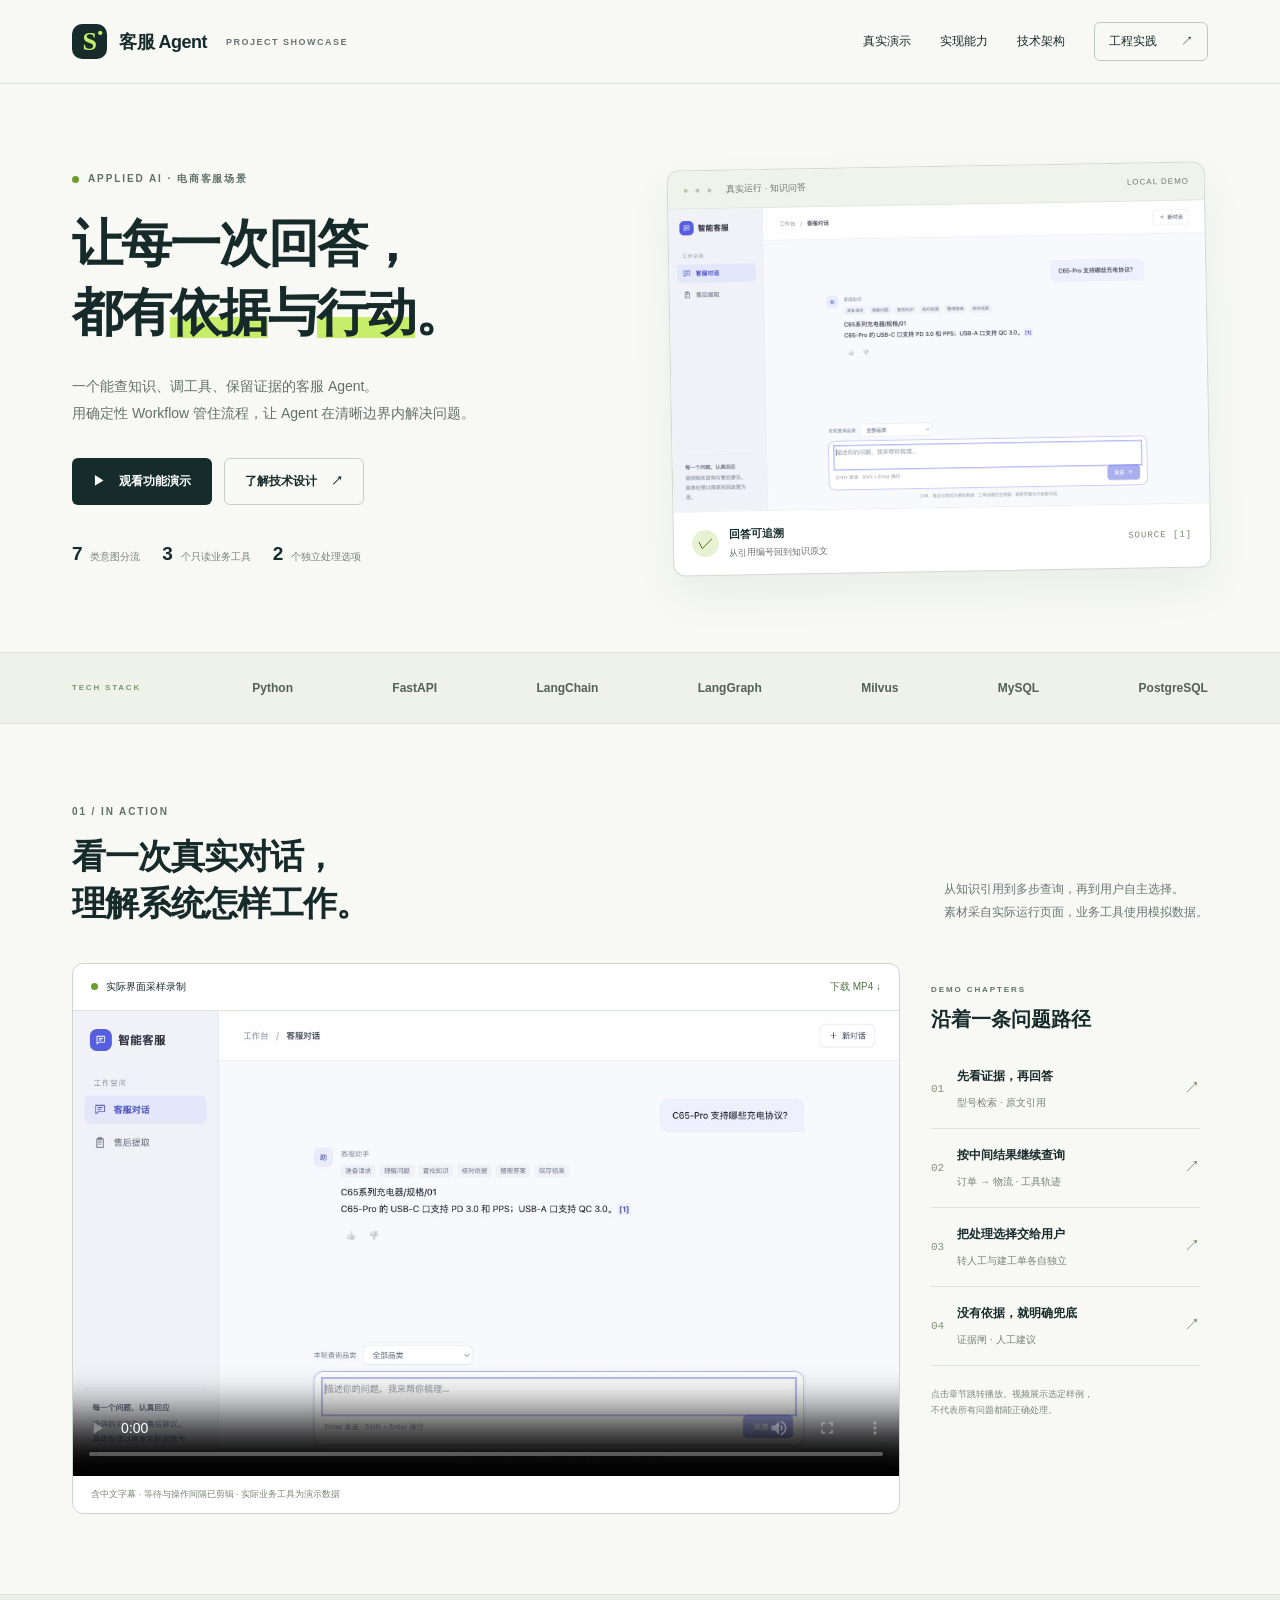
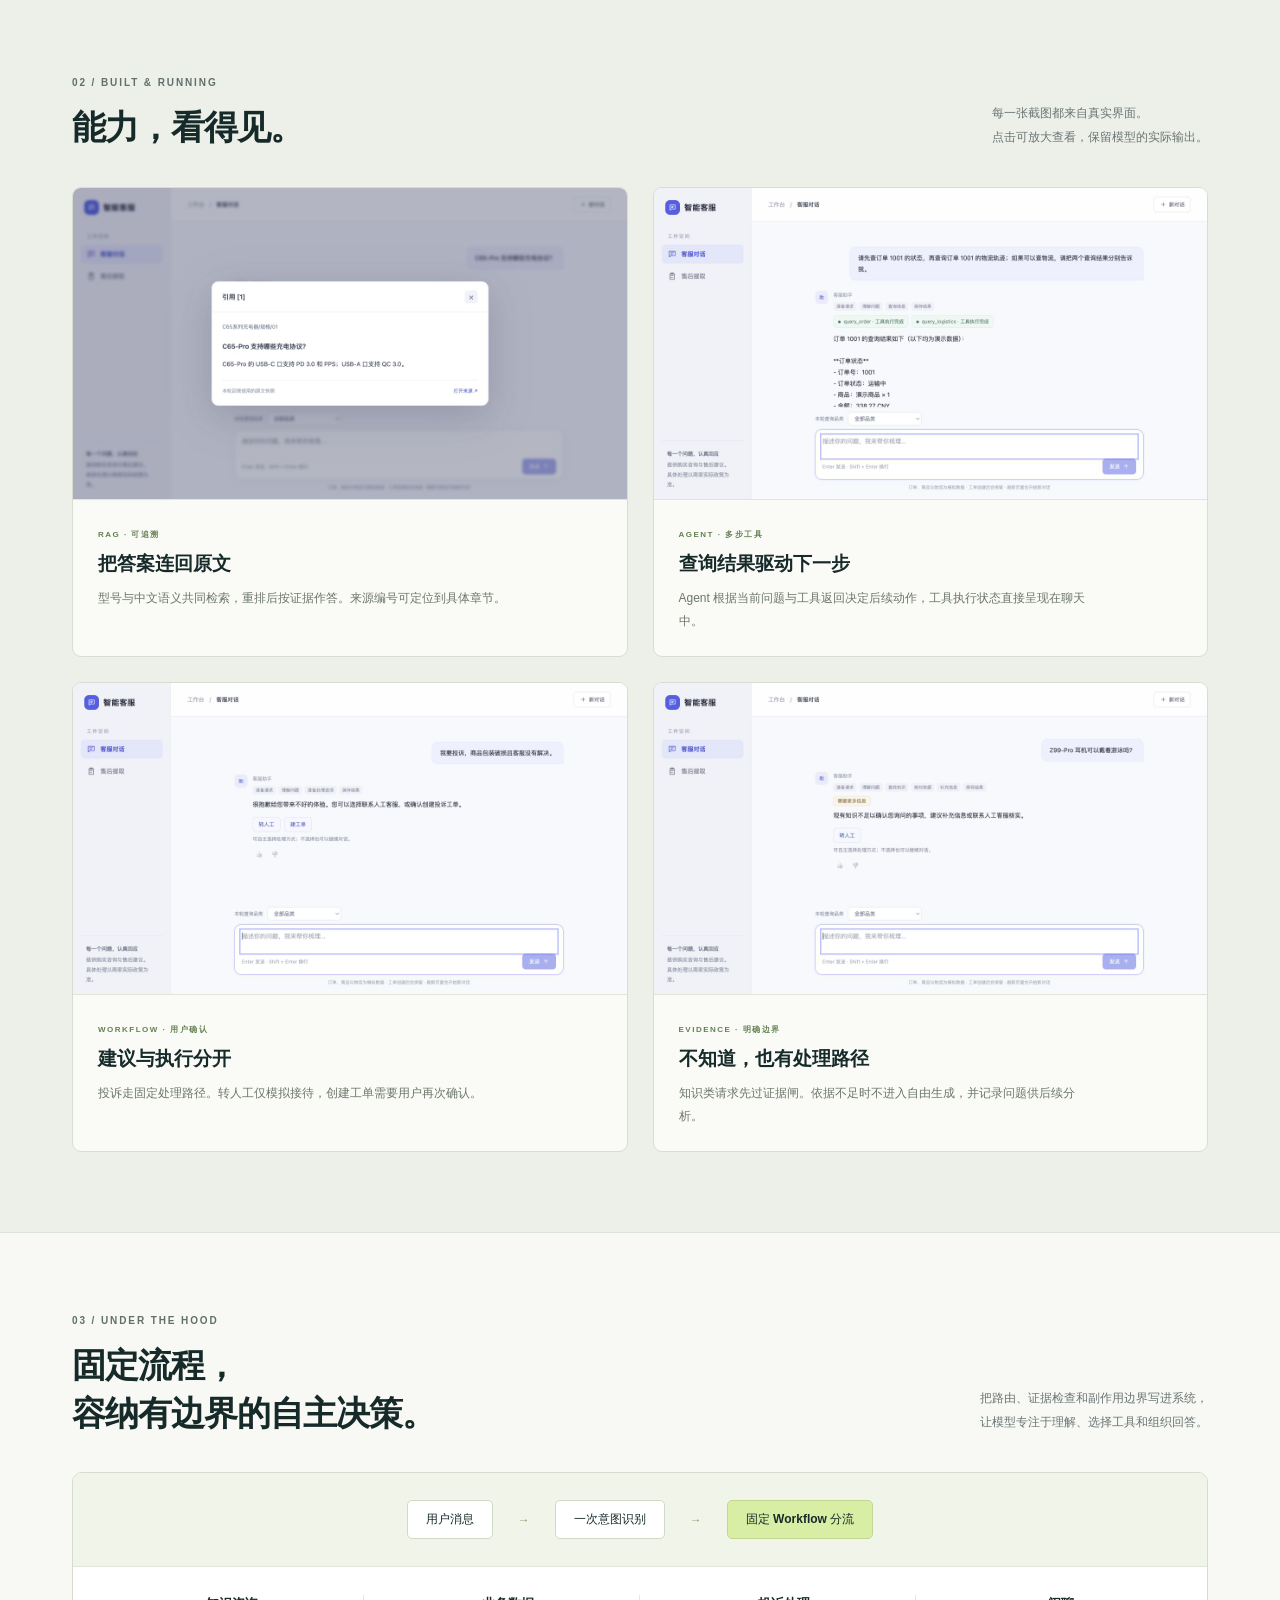
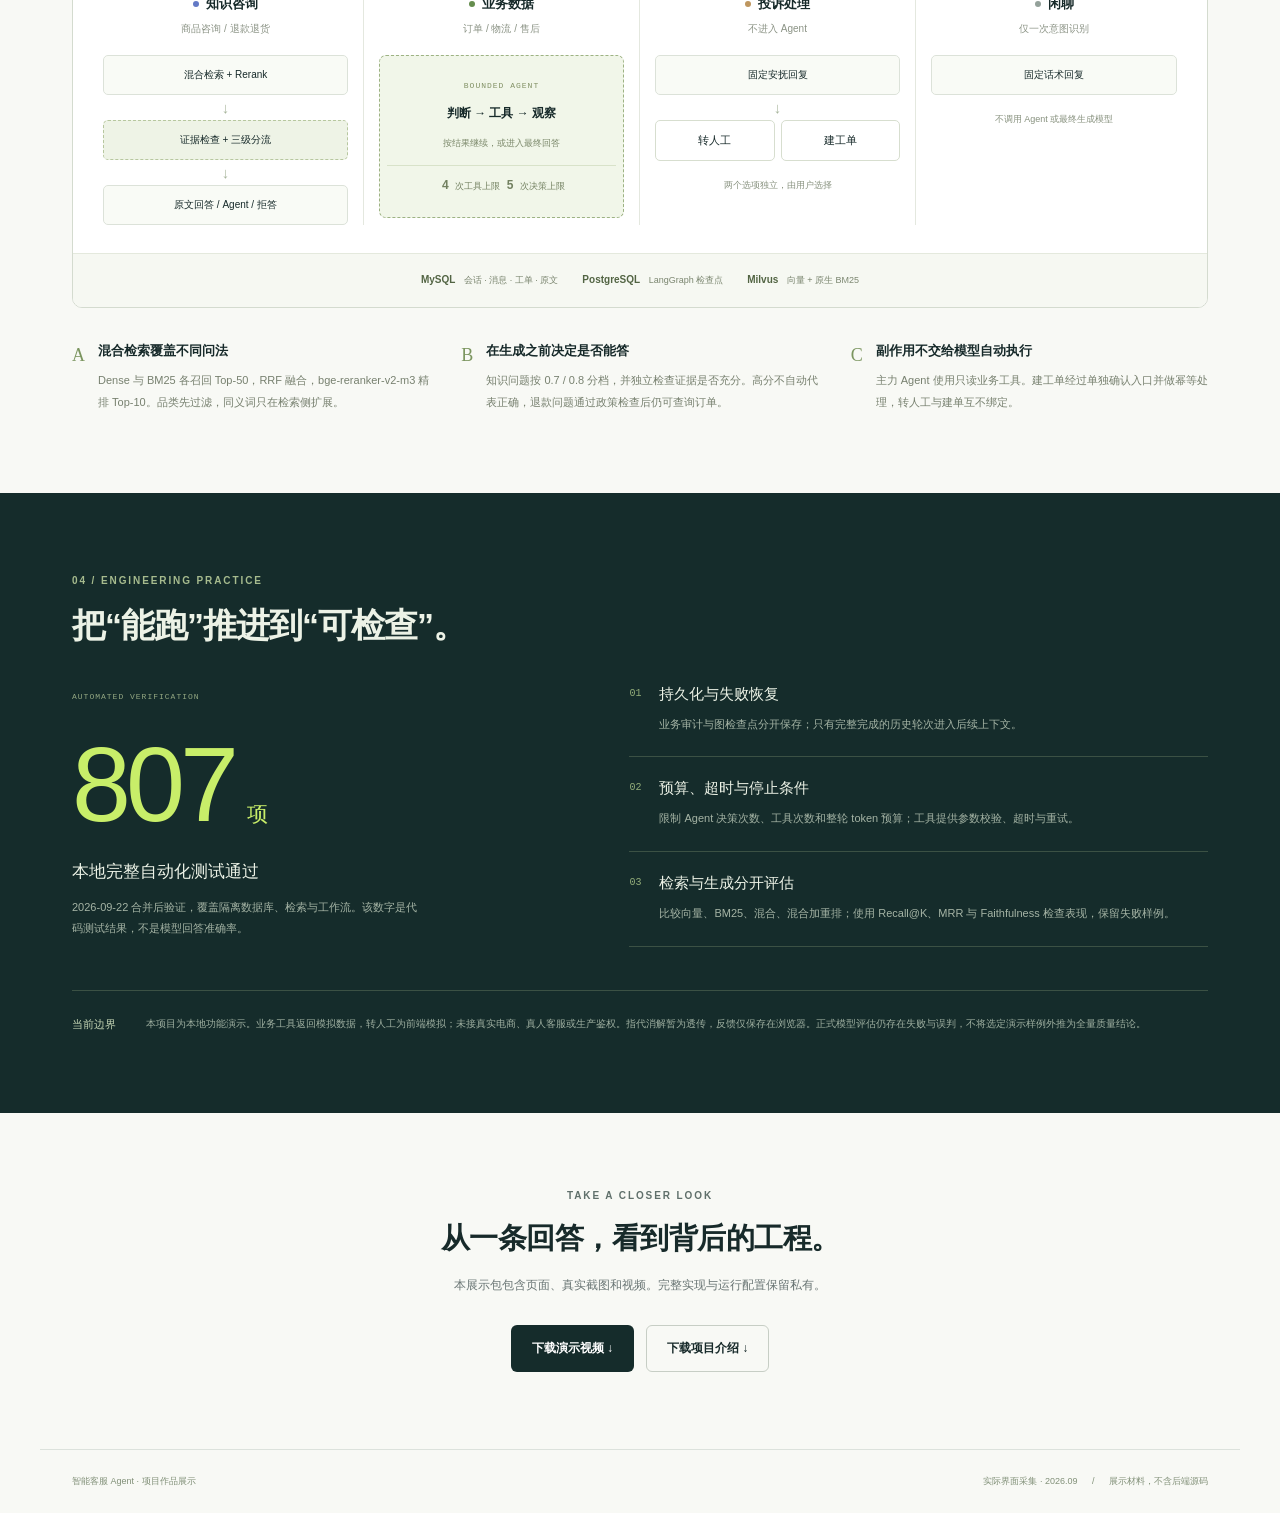
<file: showcase/index.html>
<!doctype html>
<html lang="zh-CN">
<head>
<meta charset="utf-8">
<meta name="viewport" content="width=device-width, initial-scale=1">
<meta name="description" content="智能电商客服 Agent 项目展示：固定 Workflow、可控 Agent、混合检索与可追溯回答。包含真实运行截图和演示视频。">
<meta name="color-scheme" content="light">
<title>智能客服 Agent · 项目展示</title>
<link rel="icon" href="assets/favicon.svg" type="image/svg+xml">
<link rel="stylesheet" href="assets/style.css">
<script src="assets/showcase.js" defer></script>
</head>
<body>
<a class="skip" href="#main">跳到主要内容</a>
<header class="nav"><a class="brand" href="#"><span class="brand-mark" aria-hidden="true">S<span>·</span></span>客服 Agent<span class="brand-sub">PROJECT SHOWCASE</span></a><nav aria-label="主导航"><a href="#demo">真实演示</a><a href="#capabilities">实现能力</a><a href="#architecture">技术架构</a><a class="nav-cta" href="#engineering">工程实践 <span aria-hidden="true">↗</span></a></nav></header>
<main id="main">
<section class="hero wrap">
  <div class="hero-copy"><p class="eyebrow"><span class="dot"></span> APPLIED AI · 电商客服场景</p><h1>让每一次回答，<br>都有<span class="highlight">依据</span>与<span class="highlight">行动</span>。</h1><p class="hero-desc">一个能查知识、调工具、保留证据的客服 Agent。<br class="desktop">用确定性 Workflow 管住流程，让 Agent 在清晰边界内解决问题。</p><div class="hero-actions"><a class="button primary" href="#demo"><span aria-hidden="true">▶</span> 观看功能演示</a><a class="button secondary" href="#architecture">了解技术设计 <span aria-hidden="true">↗</span></a></div><div class="hero-facts"><span><b>7</b> 类意图分流</span><span><b>3</b> 个只读业务工具</span><span><b>2</b> 个独立处理选项</span></div></div>
  <div class="hero-visual"><div class="window-head"><span class="window-dots" aria-hidden="true">● ● ●</span><span>真实运行 · 知识问答</span><span class="live-label">LOCAL DEMO</span></div><button class="image-button hero-image" data-image="assets/screenshots/02-knowledge.png" data-caption="真实运行：C65-Pro 型号问答，答案附带可点击引用。" aria-label="放大知识问答真实截图"><img src="assets/screenshots/02-knowledge.png" width="1280" height="720" alt="真实客服页面回答 C65-Pro 充电协议，并显示知识引用编号"></button><div class="visual-note"><span class="check" aria-hidden="true">✓</span><div><strong>回答可追溯</strong><span>从引用编号回到知识原文</span></div><span class="mono">SOURCE [1]</span></div></div>
</section>
<div class="stack-strip"><div class="wrap"><span class="stack-label">TECH STACK</span><span>Python</span><span>FastAPI</span><span>LangChain</span><span>LangGraph</span><span>Milvus</span><span>MySQL</span><span>PostgreSQL</span></div></div>
<section class="section wrap" id="demo">
  <div class="section-title"><div><p class="eyebrow">01 / IN ACTION</p><h2>看一次真实对话，<br>理解系统怎样工作。</h2></div><p class="section-intro">从知识引用到多步查询，再到用户自主选择。<br>素材采自实际运行页面，业务工具使用模拟数据。</p></div>
  <div class="demo-grid"><div class="video-shell"><div class="video-top"><span><i class="dot"></i> 实际界面采样录制</span><a href="assets/video/agent-demo.mp4" download>下载 MP4 ↓</a></div><video id="demo-video" controls playsinline preload="metadata" poster="assets/screenshots/02-knowledge.png" aria-label="智能客服 Agent 实际功能演示"><source src="assets/video/agent-demo.mp4" type="video/mp4"><track kind="subtitles" src="assets/video/agent-demo.vtt" srclang="zh" label="中文讲解">你的浏览器不支持视频播放，可下载 MP4 查看。</video><p class="video-note">含中文字幕 · 等待与操作间隔已剪辑 · 实际业务工具为演示数据</p></div><aside class="chapters"><p class="eyebrow">DEMO CHAPTERS</p><h3>沿着一条问题路径</h3><button class="chapter" data-seek="8.000"><span>01</span><div><strong>先看证据，再回答</strong><small>型号检索 · 原文引用</small></div><span aria-hidden="true">↗</span></button><button class="chapter" data-seek="31.000"><span>02</span><div><strong>按中间结果继续查询</strong><small>订单 → 物流 · 工具轨迹</small></div><span aria-hidden="true">↗</span></button><button class="chapter" data-seek="54.000"><span>03</span><div><strong>把处理选择交给用户</strong><small>转人工与建工单各自独立</small></div><span aria-hidden="true">↗</span></button><button class="chapter" data-seek="78.000"><span>04</span><div><strong>没有依据，就明确兜底</strong><small>证据闸 · 人工建议</small></div><span aria-hidden="true">↗</span></button><p class="chapter-note">点击章节跳转播放。视频展示选定样例，<br>不代表所有问题都能正确处理。</p><p id="video-status" class="sr-only" aria-live="polite"></p></aside></div>
</section>
<section class="section gallery-section" id="capabilities"><div class="wrap"><div class="section-title"><div><p class="eyebrow">02 / BUILT & RUNNING</p><h2>能力，看得见。</h2></div><p class="section-intro">每一张截图都来自真实界面。<br>点击可放大查看，保留模型的实际输出。</p></div>
  <div class="gallery">
    <article class="feature-card"><button class="image-button" data-image="assets/screenshots/03-citation.png" data-caption="知识来源：点击编号查看原文、章节路径及来源链接。" aria-label="放大知识引用截图"><img src="assets/screenshots/03-citation.png" loading="lazy" width="1280" height="720" alt="引用原文弹窗，展示 C65 系列充电器章节路径与协议说明"></button><div class="card-body"><span class="tag">RAG · 可追溯</span><h3>把答案连回原文</h3><p>型号与中文语义共同检索，重排后按证据作答。来源编号可定位到具体章节。</p></div></article>
    <article class="feature-card"><button class="image-button" data-image="assets/screenshots/04-multi-step.png" data-caption="多步查询：同一轮实际调用 query_order 与 query_logistics；订单和物流返回模拟数据。" aria-label="放大多步工具调用截图"><img src="assets/screenshots/04-multi-step.png" loading="lazy" width="1280" height="720" alt="订单查询回复及 query_order、query_logistics 两个工具徽章"></button><div class="card-body"><span class="tag">AGENT · 多步工具</span><h3>查询结果驱动下一步</h3><p>Agent 根据当前问题与工具返回决定后续动作，工具执行状态直接呈现在聊天中。</p></div></article>
    <article class="feature-card"><button class="image-button" data-image="assets/screenshots/05-complaint.png" data-caption="投诉处理：转人工、建工单两个选项独立呈现，不会自动执行。" aria-label="放大投诉处理截图"><img src="assets/screenshots/05-complaint.png" loading="lazy" width="1280" height="720" alt="投诉安抚回答和转人工、建工单两个独立按钮"></button><div class="card-body"><span class="tag">WORKFLOW · 用户确认</span><h3>建议与执行分开</h3><p>投诉走固定处理路径。转人工仅模拟接待，创建工单需要用户再次确认。</p></div></article>
    <article class="feature-card"><button class="image-button" data-image="assets/screenshots/08-refusal.png" data-caption="证据不足：对无知识依据的问题明确兜底，并提供可选的人工处理入口。" aria-label="放大证据不足截图"><img src="assets/screenshots/08-refusal.png" loading="lazy" width="1280" height="720" alt="对 Z99-Pro 耳机游泳问题的证据不足回复"></button><div class="card-body"><span class="tag">EVIDENCE · 明确边界</span><h3>不知道，也有处理路径</h3><p>知识类请求先过证据闸。依据不足时不进入自由生成，并记录问题供后续分析。</p></div></article>
  </div>
</div></section>
<section class="section wrap" id="architecture"><div class="section-title"><div><p class="eyebrow">03 / UNDER THE HOOD</p><h2>固定流程，<br>容纳有边界的自主决策。</h2></div><p class="section-intro">把路由、证据检查和副作用边界写进系统，<br>让模型专注于理解、选择工具和组织回答。</p></div>
<div class="architecture-panel"><div class="flow-start"><span>用户消息</span><i aria-hidden="true">→</i><span>一次意图识别</span><i aria-hidden="true">→</i><strong>固定 Workflow 分流</strong></div><div class="flow-lanes">
<div class="lane"><div class="lane-label"><span class="lane-dot blue"></span>知识咨询</div><p>商品咨询 / 退款退货</p><div class="flow-node">混合检索 + Rerank</div><span class="flow-arrow" aria-hidden="true">↓</span><div class="flow-node gate">证据检查 + 三级分流</div><span class="flow-arrow" aria-hidden="true">↓</span><div class="flow-node">原文回答 / Agent / 拒答</div></div>
<div class="lane"><div class="lane-label"><span class="lane-dot green"></span>业务数据</div><p>订单 / 物流 / 售后</p><div class="agent-loop"><span class="mono">BOUNDED AGENT</span><strong>判断 → 工具 → 观察</strong><span>按结果继续，或进入最终回答</span><div><b>4</b> 次工具上限 <b>5</b> 次决策上限</div></div></div>
<div class="lane"><div class="lane-label"><span class="lane-dot orange"></span>投诉处理</div><p>不进入 Agent</p><div class="flow-node">固定安抚回复</div><span class="flow-arrow" aria-hidden="true">↓</span><div class="split-options"><span>转人工</span><span>建工单</span></div><small>两个选项独立，由用户选择</small></div>
<div class="lane"><div class="lane-label"><span class="lane-dot gray"></span>闲聊</div><p>仅一次意图识别</p><div class="flow-node">固定话术回复</div><small>不调用 Agent 或最终生成模型</small></div>
</div><div class="storage"><span><b>MySQL</b> 会话 · 消息 · 工单 · 原文</span><span><b>PostgreSQL</b> LangGraph 检查点</span><span><b>Milvus</b> 向量 + 原生 BM25</span></div></div>
<div class="decisions"><article><span class="decision-no">A</span><div><h3>混合检索覆盖不同问法</h3><p>Dense 与 BM25 各召回 Top-50，RRF 融合，bge-reranker-v2-m3 精排 Top-10。品类先过滤，同义词只在检索侧扩展。</p></div></article><article><span class="decision-no">B</span><div><h3>在生成之前决定是否能答</h3><p>知识问题按 0.7 / 0.8 分档，并独立检查证据是否充分。高分不自动代表正确，退款问题通过政策检查后仍可查询订单。</p></div></article><article><span class="decision-no">C</span><div><h3>副作用不交给模型自动执行</h3><p>主力 Agent 使用只读业务工具。建工单经过单独确认入口并做幂等处理，转人工与建单互不绑定。</p></div></article></div>
</section>
<section class="engineering section" id="engineering"><div class="wrap"><div class="section-title"><div><p class="eyebrow">04 / ENGINEERING PRACTICE</p><h2>把“能跑”推进到“可检查”。</h2></div></div><div class="engineering-grid"><div class="evidence-number"><span class="mono">AUTOMATED VERIFICATION</span><strong>807<span>项</span></strong><h3>本地完整自动化测试通过</h3><p>2026-09-22 合并后验证，覆盖隔离数据库、检索与工作流。该数字是代码测试结果，不是模型回答准确率。</p></div><div class="engineering-items"><article><span>01</span><div><h3>持久化与失败恢复</h3><p>业务审计与图检查点分开保存；只有完整完成的历史轮次进入后续上下文。</p></div></article><article><span>02</span><div><h3>预算、超时与停止条件</h3><p>限制 Agent 决策次数、工具次数和整轮 token 预算；工具提供参数校验、超时与重试。</p></div></article><article><span>03</span><div><h3>检索与生成分开评估</h3><p>比较向量、BM25、混合、混合加重排；使用 Recall@K、MRR 与 Faithfulness 检查表现，保留失败样例。</p></div></article></div></div><div class="scope-note"><span class="scope-label">当前边界</span><p>本项目为本地功能演示。业务工具返回模拟数据，转人工为前端模拟；未接真实电商、真人客服或生产鉴权。指代消解暂为透传，反馈仅保存在浏览器。正式模型评估仍存在失败与误判，不将选定演示样例外推为全量质量结论。</p></div></div></section>
<section class="closing wrap"><p class="eyebrow">TAKE A CLOSER LOOK</p><h2>从一条回答，看到背后的工程。</h2><p>本展示包包含页面、真实截图和视频。完整实现与运行配置保留私有。</p><div class="hero-actions"><a class="button primary" href="assets/video/agent-demo.mp4" download>下载演示视频 ↓</a><a class="button secondary" href="project-brief.md" download>下载项目介绍 ↓</a></div></section>
</main>
<footer class="wrap"><span>智能客服 Agent · 项目作品展示</span><span>实际界面采集 · 2026.09 <i aria-hidden="true">/</i> 展示材料，不含后端源码</span></footer>
<dialog id="image-dialog" aria-label="真实截图预览"><div class="dialog-head"><span>实际运行截图</span><button id="close-dialog" aria-label="关闭截图预览">关闭 ×</button></div><img id="dialog-image" alt=""><p id="dialog-caption"></p></dialog>
</body>
</html>
</file>
<file: showcase/assets/style.css>
:root{--paper:#f8f9f5;--ink:#172a2a;--muted:#697574;--line:#dce2dc;--green:#c8ee69;--dark:#152c2b;--white:#fff;--blue:#5264cc}*{box-sizing:border-box}html{scroll-behavior:smooth;scroll-padding-top:88px}body{margin:0;background:var(--paper);color:var(--ink);font-family:Inter,-apple-system,BlinkMacSystemFont,"PingFang SC","Microsoft YaHei",sans-serif;-webkit-font-smoothing:antialiased}a{color:inherit;text-decoration:none}button{font:inherit;color:inherit;cursor:pointer}button:focus-visible,a:focus-visible,video:focus-visible{outline:3px solid #5168cc;outline-offset:5px}img{max-width:100%;display:block}button{touch-action:manipulation}.wrap{max-width:1200px;margin:auto;padding-inline:32px}.nav{height:84px;padding:0 max(32px,calc((100vw - 1136px)/2));border-bottom:1px solid var(--line);display:flex;align-items:center;justify-content:space-between;background:rgba(248,249,245,.97);position:sticky;top:0;z-index:10;gap:20px}.brand{display:flex;align-items:center;gap:12px;white-space:nowrap;font-size:18px;font-weight:650;letter-spacing:-.5px}.brand-mark{width:35px;height:35px;background:var(--dark);color:var(--green);border-radius:10px;font-size:26px;display:grid;place-items:center;position:relative;font-family:Georgia,serif}.brand-mark span{position:absolute;right:4px;top:-6px}.brand-sub{font-size:9px;letter-spacing:1.5px;color:var(--muted);margin-left:7px;font-weight:550}.nav nav{display:flex;align-items:center;gap:29px;font-size:12px;font-weight:550}.nav a:hover{color:#497228}.nav-cta{border:1px solid #bfc9bf;border-radius:6px;padding:10px 14px;display:flex;gap:24px}.hero{display:grid;grid-template-columns:1.04fr 1fr;gap:38px;align-items:center;padding-top:82px;padding-bottom:80px}.eyebrow{font-size:10px;font-weight:650;letter-spacing:1.9px;margin:0 0 24px;color:#60706b;display:flex;align-items:center;gap:9px}.dot{display:inline-block;width:7px;height:7px;border-radius:50%;background:#6c9b30;flex:none}.hero h1{font-size:clamp(34px,4vw,53px);line-height:1.34;letter-spacing:-2px;font-weight:650;margin:0 0 25px}.highlight{background:linear-gradient(transparent 58%,var(--green) 58%,var(--green) 94%,transparent 94%)}.hero-desc{font-size:14px;line-height:1.95;color:#63706a;margin:0 0 31px}.hero-actions{display:flex;flex-wrap:wrap;gap:12px}.button{display:inline-flex;align-items:center;justify-content:center;gap:14px;border:1px solid transparent;border-radius:6px;font-size:12px;font-weight:600;padding:14px 20px;min-height:46px;transition:transform .18s,background .18s}.button:hover{transform:translateY(-2px)}.primary{background:var(--dark);color:#fff}.primary:hover{background:#284a41}.secondary{background:transparent;border-color:#c7cec5}.secondary:hover{background:#edf0e7}.hero-facts{margin-top:38px;display:flex;gap:22px;font-size:10px;color:#78827c}.hero-facts b{font-size:19px;font-weight:600;margin-right:5px;color:var(--ink);font-variant-numeric:tabular-nums}.hero-visual{background:#fff;border:1px solid #d1d9cf;border-radius:12px;box-shadow:0 20px 42px #213c2910;transform:rotate(-1deg);overflow:hidden}.window-head{height:38px;background:#f0f3eb;border-bottom:1px solid #e2e6dd;display:flex;gap:12px;align-items:center;padding:0 15px;font-size:9px;color:#6f786b}.window-dots{font-size:9px;letter-spacing:2px;color:#bac5b2}.live-label{font-size:8px;letter-spacing:1px;margin-left:auto}.image-button{display:block;width:100%;border:0;padding:0;background:#f1f2f8;text-align:left;overflow:hidden}.image-button img{width:100%;height:auto;transition:transform .3s}.image-button:hover img{transform:scale(1.025)}.hero-image{border-bottom:1px solid #eee}.visual-note{display:flex;align-items:center;gap:10px;padding:15px 18px}.check{width:27px;height:27px;background:#e6f2d2;border-radius:50%;display:grid;place-items:center;color:#4c701f}.visual-note div{display:grid;gap:5px}.visual-note strong{font-size:11px}.visual-note div span{font-size:9px;color:var(--muted)}.mono{font-family:"SFMono-Regular",Consolas,monospace;letter-spacing:1px;font-size:9px}.visual-note>.mono{margin-left:auto;color:#798875}.stack-strip{border-block:1px solid var(--line);background:#eff2e9}.stack-strip>.wrap{display:flex;justify-content:space-between;align-items:center;gap:18px;min-height:70px;flex-wrap:wrap;padding-block:15px}.stack-strip span{font-size:12px;font-weight:550;color:#536256}.stack-strip .stack-label{font-size:8px;letter-spacing:1.8px;color:#829076;margin-right:12px}.section{padding-top:82px;padding-bottom:80px}.section-title{display:flex;align-items:flex-end;justify-content:space-between;gap:32px;margin-bottom:35px}.section-title .eyebrow{margin-bottom:16px}.section-title h2{font-size:34px;letter-spacing:-1px;line-height:1.4;margin:0;font-weight:620}.section-intro{font-size:12px;color:var(--muted);line-height:1.95;margin:0 0 3px}.demo-grid{display:grid;grid-template-columns:1fr 282px;gap:26px;align-items:start}.video-shell{border:1px solid #cdd6cc;background:#fff;border-radius:11px;overflow:hidden}.video-top{display:flex;align-items:center;justify-content:space-between;padding:16px 18px;border-bottom:1px solid var(--line);font-size:10px}.video-top span{display:flex;align-items:center;gap:8px}.video-top a{color:#587148}video{display:block;width:100%;aspect-ratio:16/9;background:#182d2d}.video-note{font-size:9px;color:#7b8578;padding:12px 18px;margin:0;border-top:1px solid #edf0e8}.chapters{padding:22px 8px 0 5px}.chapters .eyebrow{font-size:8px;margin-bottom:12px}.chapters h3{font-size:20px;font-weight:600;margin:0 0 17px}.chapter{display:flex;text-align:left;gap:13px;align-items:center;width:100%;padding:18px 0;background:none;border:0;border-bottom:1px solid var(--line)}.chapter>span:first-child{font:11px monospace;color:#84937a}.chapter>span:last-child{margin-left:auto;color:#748466}.chapter strong{display:block;font-size:12px;font-weight:600;margin-bottom:7px}.chapter small{font-size:10px;color:#798273}.chapter:hover strong{color:#557921}.chapter-note{font-size:9px;line-height:1.85;color:#7e8679;margin-top:20px}.gallery-section{background:#edf0e8;border-block:1px solid var(--line)}.gallery{display:grid;grid-template-columns:repeat(2,1fr);gap:25px}.feature-card{border:1px solid #d6ded1;border-radius:9px;overflow:hidden;background:#fafbf7}.feature-card .image-button{border-bottom:1px solid #e0e5da}.card-body{padding:23px 25px}.tag{font-size:8px;letter-spacing:1.5px;color:#648052;font-weight:650}.card-body h3{font-size:19px;margin:10px 0 10px;font-weight:600}.card-body p{font-size:12px;line-height:1.9;color:#6b7668;margin:0;max-width:410px}.architecture-panel{border:1px solid #d4dbcf;border-radius:10px;overflow:hidden;background:#fff}.flow-start{display:flex;align-items:center;justify-content:center;gap:25px;padding:27px 15px;border-bottom:1px solid #e0e7dc;background:#f0f4e9;font-size:12px}.flow-start span,.flow-start strong{background:#fff;border:1px solid #d1dac7;border-radius:5px;padding:10px 18px}.flow-start strong{background:#d7eea4;border-color:#c3d792;font-weight:550}.flow-start i{font-style:normal;color:#91a17d}.flow-lanes{display:grid;grid-template-columns:repeat(4,1fr);padding:28px 15px}.lane{padding:0 15px;border-right:1px solid #e4e8df;text-align:center}.lane:last-child{border:0}.lane-label{font-size:13px;font-weight:600;display:flex;align-items:center;justify-content:center;gap:7px}.lane-dot{width:6px;height:6px;border-radius:50%;display:inline-block}.blue{background:#6379c6}.green{background:#658d4e}.orange{background:#be965f}.gray{background:#94a19a}.lane>p{font-size:10px;color:#8b9385;margin:9px 0 19px}.flow-node{padding:12px 8px;border:1px solid #dce2d9;border-radius:5px;font-size:10px;background:#f9fbf6}.flow-node.gate{background:#eef3e6;border-style:dashed;border-color:#b7c79f}.flow-arrow{display:block;color:#a9b69d;font-size:15px;line-height:25px}.agent-loop{min-height:163px;border:1px dashed #9db283;border-radius:7px;display:flex;flex-direction:column;gap:15px;padding:17px 7px;background:#f1f6e9;justify-content:center}.agent-loop .mono{font-size:8px;color:#819064}.agent-loop strong{font-size:12px}.agent-loop>span:not(.mono){font-size:9px;color:#7b886a}.agent-loop>div{font-size:9px;color:#728060;border-top:1px solid #d8e2c9;padding-top:12px}.agent-loop b{font-size:12px;margin:0 4px}.split-options{display:flex;gap:6px}.split-options span{flex:1;padding:12px 5px;border:1px solid #d7decf;border-radius:5px;font-size:11px}.lane>small{display:block;font-size:9px;line-height:1.8;color:#87917e;margin-top:16px}.storage{display:flex;justify-content:center;flex-wrap:wrap;gap:12px 24px;padding:20px 15px;background:#f6f8f2;border-top:1px solid #e4e9dd;color:#7a856f;font-size:9px}.storage b{color:#526443;font-size:10px;margin-right:6px}.decisions{display:grid;grid-template-columns:repeat(3,1fr);gap:32px;margin-top:34px}.decisions article{display:flex;gap:13px}.decision-no{color:#7b955f;font:18px Georgia,serif;flex:none;padding-top:3px}.decisions h3{font-size:13px;margin:0 0 10px}.decisions p{font-size:11px;color:#77806f;line-height:1.95;margin:0}.engineering{background:var(--dark);color:#ecf2e6}.engineering .eyebrow{color:#a6bb8e}.engineering-grid{display:grid;grid-template-columns:.9fr 1.1fr;gap:84px}.evidence-number>.mono{font-size:8px;color:#93a782}.evidence-number>strong{display:block;font-size:106px;letter-spacing:-5px;color:var(--green);font-weight:450;line-height:1.2;margin:18px 0 12px;font-variant-numeric:tabular-nums}.evidence-number>strong span{font-size:21px;letter-spacing:0;margin-left:13px;font-weight:400}.evidence-number h3{font-size:17px;font-weight:500;margin:0 0 14px}.evidence-number p{font-size:11px;line-height:1.95;max-width:350px;color:#a5b4a5;margin:0}.engineering-items article{display:flex;gap:18px;border-bottom:1px solid #3b5144;padding:22px 0}.engineering-items article:first-child{padding-top:0}.engineering-items article>span{font:10px monospace;color:#94ae7a;margin-top:3px}.engineering-items h3{font-size:15px;font-weight:550;margin:0 0 10px}.engineering-items p{color:#a5b4a5;font-size:11px;line-height:1.9;margin:0}.scope-note{margin-top:43px;padding-top:23px;border-top:1px solid #3b5144;display:flex;gap:30px}.scope-label{color:#c4d5b4;font-size:11px;white-space:nowrap;margin-top:3px}.scope-note p{font-size:10px;line-height:1.9;color:#9eafa0;margin:0}.closing{text-align:center;padding-block:77px}.closing .eyebrow{justify-content:center;margin-bottom:18px}.closing h2{font-size:29px;font-weight:600;letter-spacing:-.5px;margin:0 0 16px}.closing p:not(.eyebrow){font-size:12px;color:var(--muted);line-height:1.8}.closing .hero-actions{justify-content:center;margin-top:28px}footer{display:flex;justify-content:space-between;gap:15px;padding-block:25px!important;font-size:9px;color:#819078;border-top:1px solid var(--line)}footer i{font-style:normal;margin:0 12px}dialog{border:1px solid #c6d1bd;border-radius:10px;padding:0;max-width:min(1200px,94vw);width:1200px;max-height:94vh;background:#fff;box-shadow:0 25px 100px #0005}dialog::backdrop{background:#11221cd9;backdrop-filter:blur(4px)}.dialog-head{padding:12px 18px;display:flex;justify-content:space-between;align-items:center;font-size:11px;border-bottom:1px solid #eee}.dialog-head button{background:#f3f5ee;border:1px solid #d8dfd0;border-radius:5px;padding:7px 14px;font-size:11px}dialog img{width:100%;max-height:74vh;object-fit:contain}dialog p{font-size:11px;line-height:1.8;padding:0 18px;color:#6c7863}.sr-only,.skip:not(:focus){position:absolute;left:-10000px;width:1px;height:1px;overflow:hidden}.skip:focus{position:fixed;top:0;left:0;z-index:100;background:var(--green);padding:12px}
@media(min-width:1500px){.hero{padding-block:105px}.hero h1{font-size:53px}}@media(max-width:1000px){.brand-sub{display:none}.nav nav{gap:20px}.hero{gap:24px}.hero h1{font-size:39px}.hero-desc{font-size:12px}.hero-facts{gap:13px;font-size:8px}.hero-facts b{font-size:17px}.demo-grid{grid-template-columns:1fr 235px;gap:18px}.chapter{gap:10px}.chapter strong{font-size:11px}.flow-lanes{padding-inline:8px}.lane{padding-inline:9px}.engineering-grid{gap:50px}}@media(max-width:760px){.wrap{padding-inline:22px}.nav{height:67px;padding-inline:22px}.nav nav>a:not(.nav-cta){display:none}.brand{font-size:16px}.nav-cta{font-size:10px;padding:8px 11px;gap:12px}.hero{grid-template-columns:1fr;padding-block:48px 47px;gap:40px}.hero h1{font-size:43px;letter-spacing:-1.8px}.eyebrow{font-size:9px}.hero-desc{font-size:13px}.hero-facts{font-size:9px;gap:22px;margin-top:29px}.hero-visual{transform:none}.stack-strip>.wrap{gap:16px 22px;justify-content:flex-start;padding-block:19px}.stack-strip .stack-label{width:100%;margin:0}.stack-strip span{font-size:11px}.section{padding-block:52px}.section-title{display:block;margin-bottom:26px}.section-title h2{font-size:28px}.section-intro{margin-top:20px;font-size:11px}.demo-grid{grid-template-columns:1fr}.chapters{padding:8px 0}.chapters h3{font-size:18px}.chapter{padding:14px 0}.chapter strong{font-size:12px}.chapter-note{font-size:10px}.gallery{grid-template-columns:1fr;gap:22px}.card-body{padding:21px}.flow-start{gap:9px;padding:19px 10px;font-size:9px}.flow-start span,.flow-start strong{padding:9px 7px}.flow-lanes{grid-template-columns:1fr 1fr;row-gap:30px;padding:24px 9px}.lane:nth-child(2){border:0}.lane{padding-inline:10px}.lane-label{font-size:12px}.storage{justify-content:flex-start;gap:13px}.decisions{grid-template-columns:1fr;gap:23px}.decisions p{font-size:12px}.engineering-grid{grid-template-columns:1fr;gap:32px}.evidence-number>strong{font-size:91px}.engineering-items p,.evidence-number p{font-size:12px}.scope-note{display:block;margin-top:29px}.scope-note p{margin-top:12px;font-size:11px}.closing{padding-block:52px}.closing h2{font-size:25px}.closing p:not(.eyebrow){font-size:11px}footer{flex-direction:column;gap:9px;font-size:9px}.video-top{padding:13px;font-size:9px}.video-note{font-size:8px;padding:11px 12px}dialog{max-width:96vw}.dialog-head{padding:10px 12px}dialog p{font-size:10px}.desktop{display:none}}@media(prefers-reduced-motion:reduce){html{scroll-behavior:auto}*,*::before,*::after{transition:none!important;animation:none!important}}
</file>
